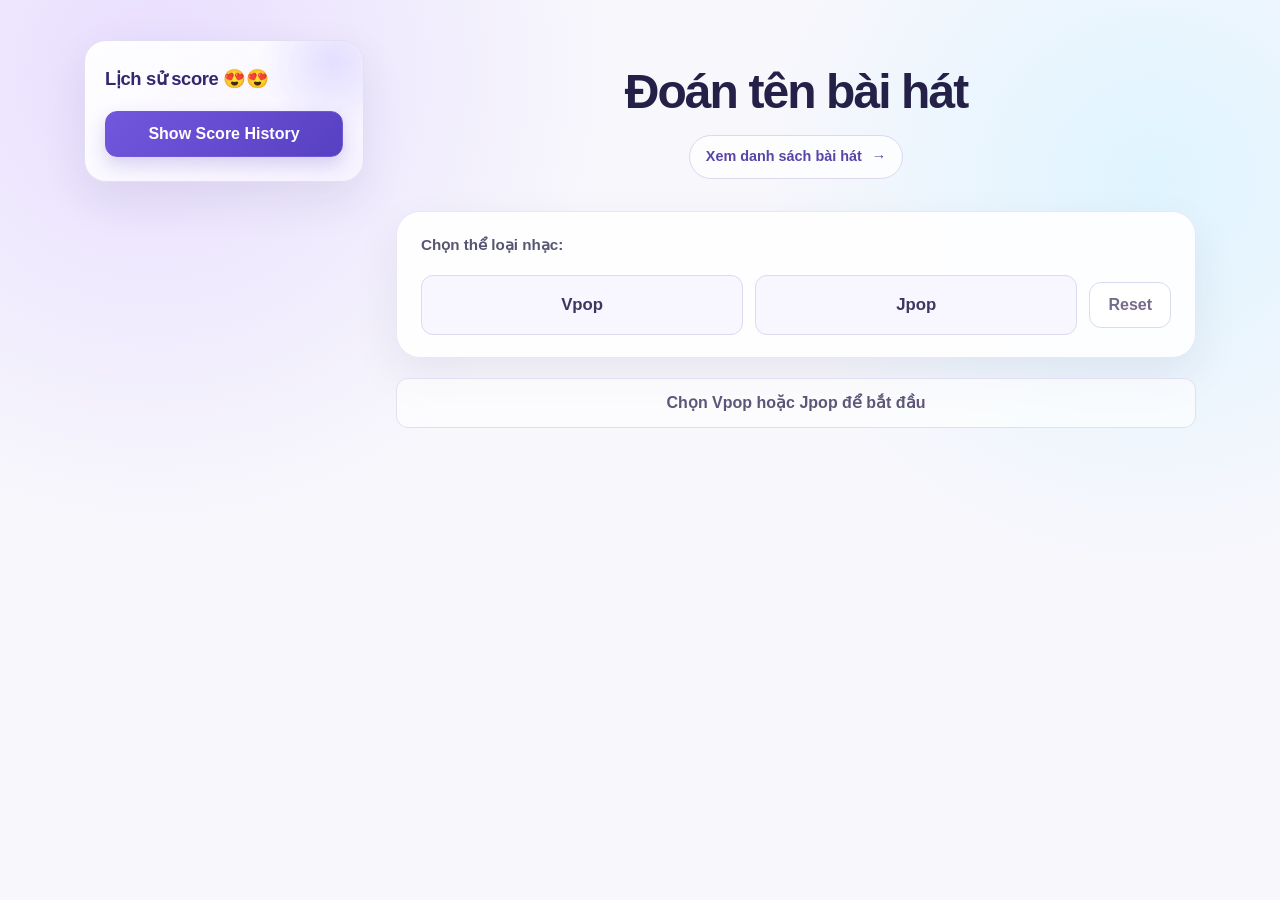
<file: music-front/index.html>
<!doctype html>
<html lang="vi">
  <head>
    <meta charset="UTF-8" />
    <meta name="viewport" content="width=device-width, initial-scale=1.0" />
    <title>Đoán tên bài hát</title>
    <link rel="stylesheet" href="./css/style.css" />
  </head>

  <body>
    <aside>
      <div class="sidebar">
        <h1>Lịch sử score 😍😍</h1>
        <button id="show-score-history"></button>
        <ul id="score-history-list" hidden></ul>
      </div>
    </aside>
    
    <main class="main-container">
      <h1>Đoán tên bài hát</h1>
      <a href="./allSong.html">Xem danh sách bài hát</a>

      <div class="genre-selection">
        <p>Chọn thể loại nhạc:</p>
        <button
          type="button"
          class="genre-button"
          data-genre="Vpop"
          aria-pressed="false"
        >
          Vpop
        </button>
        <button
          type="button"
          class="genre-button"
          data-genre="Jpop"
          aria-pressed="false"
        >
          Jpop
        </button>

        <button type="button" class="reset-button">Reset</button>
      </div>

      <p id="message">Chọn Vpop hoặc Jpop để bắt đầu</p>
      <div class="game-container">
        <div class="modal" id="modal">
          <div class="modal-content">
            <span class="close">&times;</span>
            <h1>YOUR FINAL SCORE</h1>
            <p id="final-score"></p>
          </div>
        </div>

        <div id="game-container" hidden>
          <p id="score">Điểm: 0</p>
          <p id="listen-status">Mức nghe: --</p>

          <audio id="audio-player"></audio>

          <div class="volume-control">
            <label for="volume-slider">Âm lượng</label>
            <input
              id="volume-slider"
              type="range"
              min="0"
              max="100"
              value="100"
              aria-describedby="volume-value"
            />
            <output id="volume-value" for="volume-slider">100%</output>
          </div>

          <form id="guess-form">
            <input
              id="guess-input"
              type="text"
              placeholder="Nhập tên bài hát..."
              autocomplete="off"
              disabled
            />
            <button id="guess-button" type="submit" disabled>Guees 🔍</button>
          </form>

          <button id="listen-more-button" type="button" disabled>More</button>
          <button id="replay-button" type="button" disabled>Replay 🔊</button>

          <button id="skip-button" type="button" disabled>Skip</button>

          <button id="next-button" type="button" disabled>Start</button>

          <button id="retry-button" type="button" hidden>
            Wanna Retry ? 🔄
          </button>
          <span id="time-down"></span>
          <div class="song-info">
            <p id="song-title"></p>
            <p id="song-artist" font-text="strong"></p>
            <p id="song-genre"></p>
          </div>
        </div>
      </div>

      <div class="all-songs-container">
        <div id="all-songs-container" hidden>
          <h2 id="all-songs-title">Tất cả bài hát</h2>
          <ul id="all-songs-list"></ul>
        </div>
      </div>
    </main>
    <script type="module" src="./js/app.js"></script>
  </body>
</html>
</file>
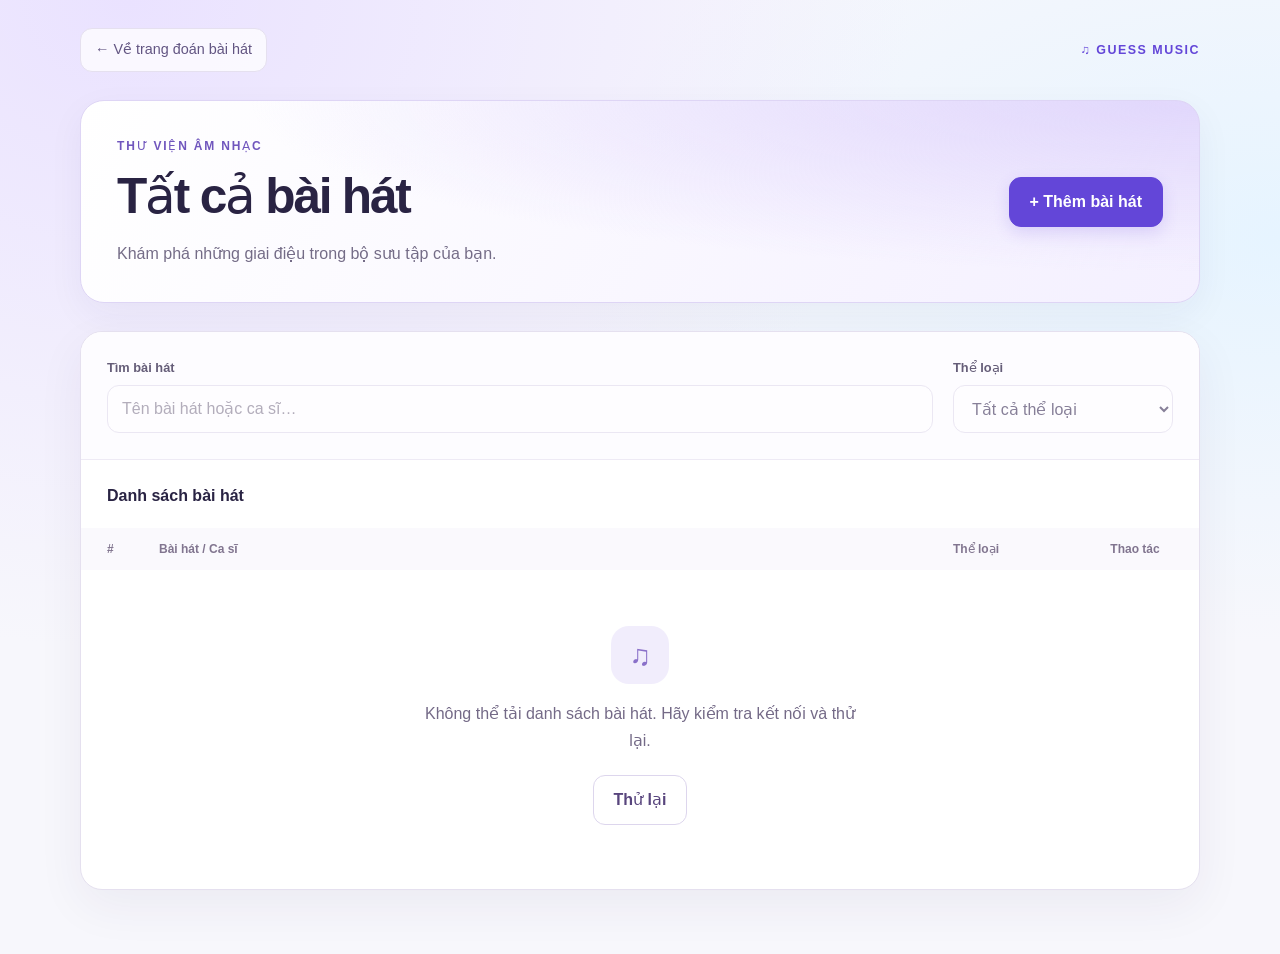
<file: music-front/allSong.html>
<!doctype html>
<html lang="vi">
  <head>
    <meta charset="UTF-8" />
    <meta name="viewport" content="width=device-width, initial-scale=1.0" />
    <title>Tất cả bài hát | Đoán tên bài hát</title>
    <link rel="stylesheet" href="./css/allSong.css" />
  </head>
  <body>
    <main id="all-songs" class="library">
      <nav class="navigation" aria-label="Điều hướng">
        <a class="back-link" href="./index.html">← Về trang đoán bài hát</a>
        <span class="brand">♫ GUESS MUSIC</span>
      </nav>

      <header class="library-header">
        <div>
          <p class="eyebrow">THƯ VIỆN ÂM NHẠC</p>
          <h1>Tất cả bài hát</h1>
          <p class="description">
            Khám phá những giai điệu trong bộ sưu tập của bạn.
          </p>
        </div>
        <a class="button primary-button" href="./upload.html">+ Thêm bài hát</a>
      </header>

      <section class="song-panel" aria-label="Danh sách bài hát">
        <div class="toolbar">
          <div class="search-field">
            <label for="song-search">Tìm bài hát</label>
            <input
              id="song-search"
              type="search"
              placeholder="Tên bài hát hoặc ca sĩ…"
              autocomplete="off"
              disabled
            />
          </div>
          <div class="genre-field">
            <label for="genre-filter">Thể loại</label>
            <select id="genre-filter" disabled>
              <option value="">Tất cả thể loại</option>
            </select>
          </div>
        </div>

        <div class="list-heading">
          <h2>Danh sách bài hát</h2>
          <span id="song-count" role="status"></span>
        </div>
        <div class="column-headings" aria-hidden="true">
          <span>#</span><span>Bài hát / Ca sĩ</span><span>Thể loại</span
          ><span>Thao tác</span>
        </div>
        <ul
          id="all-songs-list"
          class="song-list"
          aria-label="Bài hát"
          aria-busy="true"
        ></ul>
        <div id="list-state" class="list-state">
          <span class="state-icon" aria-hidden="true">♫</span>
          <p id="list-message" role="status">Đang tải danh sách bài hát…</p>
          <button id="retry-button" class="button" type="button" hidden>
            Thử lại
          </button>
        </div>
      </section>
    </main>

    <template id="song-template">
      <li class="song-row">
        <span class="song-number" aria-hidden="true"></span>
        <div class="song-info">
          <div class="song-cover"><span aria-hidden="true">♪</span></div>
          <div class="song-details">
            <h3 class="song-title"></h3>
            <p class="song-artist"></p>
          </div>
        </div>
        <span class="song-genre"></span>
        <button
          class="edit-button"
          type="button"
          aria-label="Chỉnh sửa bài hát"
        >
          Sửa
        </button>

        <button class="delete-button" type="button" aria-label="Xóa bài hát">
          Xóa
        </button>
      </li>
    </template>

    <dialog id="edit-modal" aria-labelledby="edit-heading">
      <h2 id="edit-heading">Chỉnh sửa bài hát</h2>

      <form id="edit-form">
        <label for="edit-title">Tên bài hát</label>
        <input id="edit-title" name="title" required />

        <label for="edit-artist">Ca sĩ</label>
        <input id="edit-artist" name="artist" required />

        <label for="edit-genre">Thể loại</label>
        <input id="edit-genre" name="genre" required />

        <div class="modal-actions">
          <button type="button" id="cancel-edit" class="button">Hủy</button>
          <button type="submit" class="button primary-button">
            Lưu thay đổi
          </button>
        </div>
      </form>
    </dialog>
    <script type="module" src="./js/allSong.js"></script>
  </body>
</html>
</file>
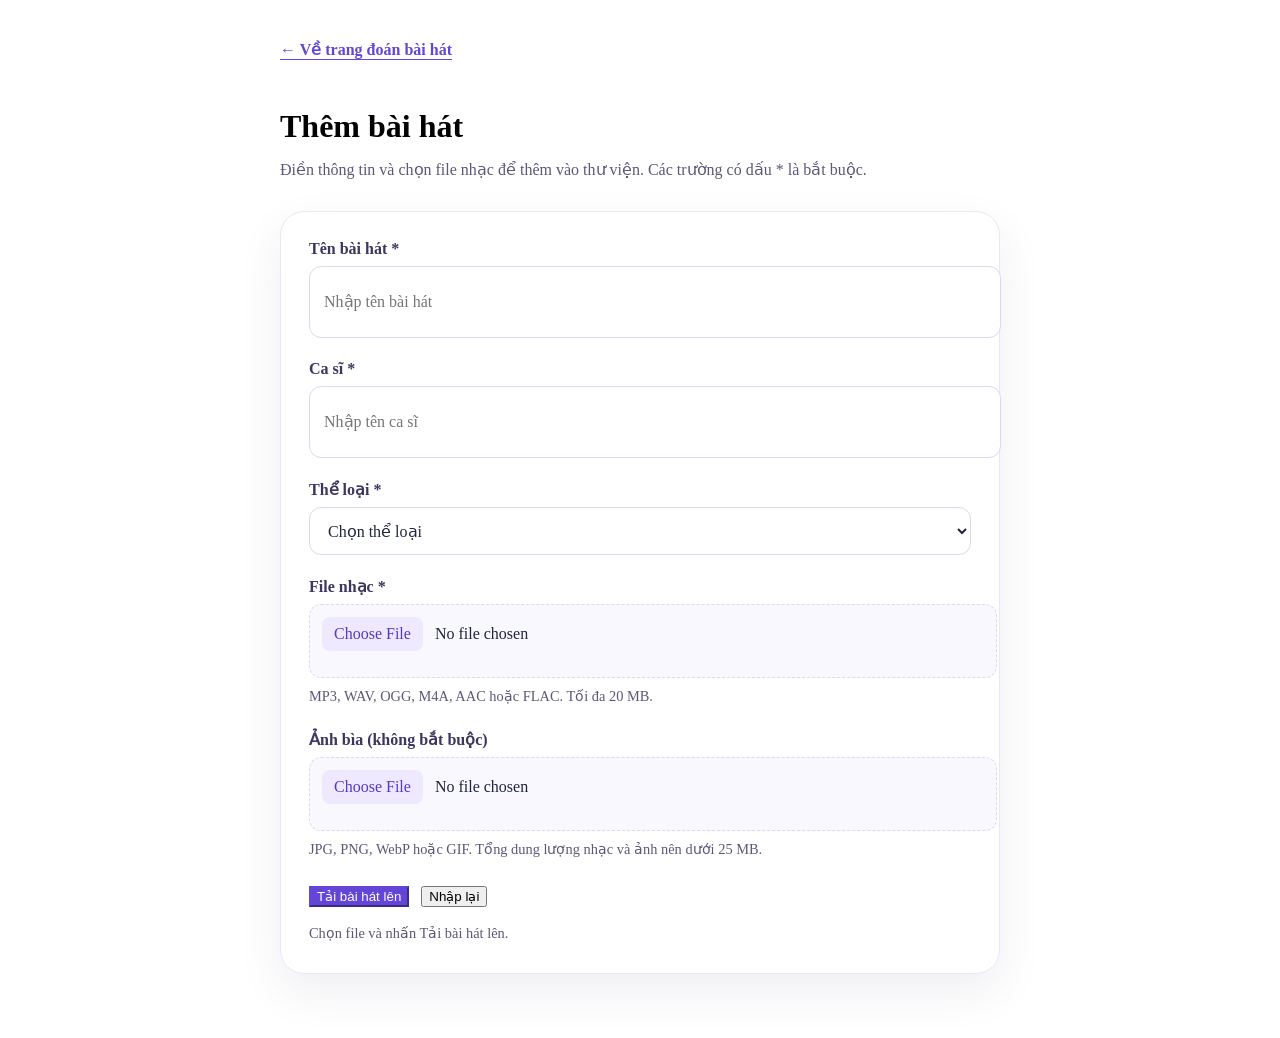
<file: music-front/upload.html>
<!doctype html>
<html lang="vi">
  <head>
    <meta charset="UTF-8" />
    <meta name="viewport" content="width=device-width, initial-scale=1.0" />
    <title>Thêm bài hát | Đoán tên bài hát</title>
    <link rel="stylesheet" href="./css/upload.css" />
  </head>
  <body>
    <main class="upload-container">
      <a class="back-link" href="./index.html">← Về trang đoán bài hát</a>
      <h1 class="upload-heading">Thêm bài hát</h1>
      <p class="upload-description">
        Điền thông tin và chọn file nhạc để thêm vào thư viện.
        Các trường có dấu * là bắt buộc.
      </p>

      <form id="upload-form" class="upload-form" method="post" enctype="multipart/form-data">
        <div class="form-field">
          <label for="title">Tên bài hát *</label>
          <input id="title" name="title" type="text" maxlength="255"
            placeholder="Nhập tên bài hát" required />
        </div>

        <div class="form-field">
          <label for="artist">Ca sĩ *</label>
          <input id="artist" name="artist" type="text" maxlength="255"
            placeholder="Nhập tên ca sĩ" required />
        </div>

        <div class="form-field">
          <label for="genre">Thể loại *</label>
          <select id="genre" name="genre" required>
            <option value="" disabled selected>Chọn thể loại</option>
            <option value="Vpop">Vpop</option>
            <option value="Jpop">Jpop</option>
          </select>
        </div>

        <div class="form-field">
          <label for="audio">File nhạc *</label>
          <input id="audio" name="audio" type="file"
            accept=".mp3,.wav,.ogg,.m4a,.aac,.flac"
            aria-describedby="audio-hint" required />
          <p id="audio-hint" class="field-hint">
            MP3, WAV, OGG, M4A, AAC hoặc FLAC. Tối đa 20 MB.
          </p>
        </div>

        <div class="form-field">
          <label for="image">Ảnh bìa (không bắt buộc)</label>
          <input id="image" name="image" type="file"
            accept=".jpg,.jpeg,.png,.webp,.gif" aria-describedby="image-hint" />
          <p id="image-hint" class="field-hint">
            JPG, PNG, WebP hoặc GIF. Tổng dung lượng nhạc và ảnh nên dưới 25 MB.
          </p>
        </div>

        <div class="form-actions">
          <button id="upload-button" type="submit" aria-describedby="upload-status">
            Tải bài hát lên
          </button>
          <button type="reset">Nhập lại</button>
        </div>
        <p id="upload-status" class="upload-status" role="status" aria-live="polite">
          Chọn file và nhấn Tải bài hát lên.
        </p>
      </form>
    </main>
    <script type="module" src="./js/upload.js"></script>
  </body>
</html>
</file>
<file: music-front/css/style.css>
:root {
  color-scheme: light;
  font-family: "Segoe UI", Arial, sans-serif;
  color: #20243d;
  background: #f7f7fc;
}

* {
  box-sizing: border-box;
}

body {
  display: grid;
  grid-template-columns: minmax(220px, 280px) minmax(0, 800px);
  justify-content: center;
  align-items: start;
  gap: 32px;
  min-width: 320px;
  min-height: 100vh;
  margin: 0;
  padding: 40px 32px;
  line-height: 1.5;
  background:
    radial-gradient(circle at 12% 8%, #e8ddff 0, transparent 32%),
    radial-gradient(circle at 90% 20%, #dff4ff 0, transparent 28%),
    #f7f7fc;
}

aside {
  min-width: 0;
  position: sticky;
  top: 24px;
}

.sidebar {
  position: sticky;
  top: 24px;
  isolation: isolate;
  max-height: calc(100dvh - 48px);
  padding: 24px 20px;
  overflow-y: auto;
  border: 1px solid #e3dff2;
  border-radius: 22px;
  background:
    linear-gradient(145deg, rgb(255 255 255 / 96%), rgb(247 244 255 / 90%));
  box-shadow: 0 18px 45px rgb(49 41 91 / 9%);
  backdrop-filter: blur(12px);
}

.sidebar::before {
  position: absolute;
  z-index: -1;
  top: -55px;
  right: -45px;
  width: 150px;
  height: 150px;
  border-radius: 50%;
  background: radial-gradient(circle, rgb(171 155 255 / 28%), transparent 68%);
  content: "";
  pointer-events: none;
}

.sidebar h1 {
  margin-bottom: 18px;
  color: #33276f;
  font-size: 1.15rem;
  line-height: 1.5;
  letter-spacing: -0.02em;
  text-align: left;
}

#show-score-history {
  width: 100%;
  border-color: #7056d9;
  background: linear-gradient(135deg, #7157dd, #5840c2);
  color: #fff;
  box-shadow: 0 8px 18px rgb(88 64 194 / 22%);
}

#show-score-history:empty::before {
  content: "Show Score History";
}

#show-score-history:not(:disabled):hover {
  border-color: #5036bb;
  background: linear-gradient(135deg, #654bd2, #4f37b5);
  box-shadow: 0 10px 22px rgb(88 64 194 / 28%);
}

#score-history-list {
  display: grid;
  gap: 10px;
  margin: 16px 0 0;
  padding: 0;
  list-style: none;
}

#score-history-list[hidden] {
  display: none;
}

#score-history-list li {
  position: relative;
  padding: 13px 14px 13px 42px;
  border: 1px solid #e8e4f5;
  border-radius: 14px;
  background: rgb(255 255 255 / 78%);
  color: #554c74;
  font-size: 0.9rem;
  font-weight: 600;
  line-height: 1.45;
  overflow-wrap: anywhere;
  box-shadow: 0 5px 14px rgb(63 48 117 / 6%);
  transition:
    border-color 150ms ease,
    box-shadow 150ms ease,
    transform 150ms ease;
}

#score-history-list li::before {
  position: absolute;
  top: 50%;
  left: 12px;
  display: grid;
  width: 22px;
  height: 22px;
  border-radius: 7px;
  background: #eee9ff;
  color: #6346d8;
  content: "♪";
  font-size: 0.8rem;
  place-items: center;
  transform: translateY(-50%);
}

#score-history-list li:hover {
  border-color: #cfc5f4;
  box-shadow: 0 8px 18px rgb(63 48 117 / 10%);
  transform: translateY(-1px);
}

.main-container {
  width: 100%;
  min-width: 0;
  margin: 0 auto;
  padding: 24px 0 40px;
}

.main-container > h1 {
  margin-bottom: 16px;
  text-wrap: balance;
}

.main-container > a {
  display: flex;
  align-items: center;
  justify-content: center;
  gap: 10px;
  width: fit-content;
  max-width: 100%;
  min-height: 44px;
  margin: 0 auto 32px;
  padding: 9px 16px;
  border: 1px solid #ddd7f2;
  border-radius: 999px;
  background: rgb(255 255 255 / 75%);
  color: #5944a9;
  font-size: 0.9rem;
  font-weight: 600;
  text-align: center;
  text-decoration: none;
  transition: background-color 150ms ease, border-color 150ms ease;
}

.main-container > a::after {
  content: "\2192";
}

.main-container > a:hover {
  border-color: #a58cfa;
  background: #eee9ff;
}

h1 {
  margin: 0 0 32px;
  color: #242047;
  font-size: clamp(2rem, 5vw, 3rem);
  font-weight: 800;
  letter-spacing: -0.04em;
  line-height: 1.15;
  text-align: center;
}

.genre-selection,
#game-container {
  border: 1px solid #e8e7f3;
  border-radius: 24px;
  background: rgb(255 255 255 / 92%);
  box-shadow: 0 18px 45px rgb(49 41 91 / 8%);
}

.genre-selection {
  display: grid;
  grid-template-columns: 1fr 1fr auto;
  align-items: center;
  gap: 12px;
  padding: 22px 24px;
}

.genre-selection p {
  grid-column: 1 / -1;
  margin: 0 0 6px;
  color: #565672;
  font-size: 0.95rem;
  font-weight: 700;
}

button {
  min-height: 46px;
  padding: 10px 18px;
  border: 1px solid #ddd9ee;
  border-radius: 12px;
  background: #fff;
  color: #3d365f;
  font: inherit;
  font-weight: 700;
  cursor: pointer;
  transition:
    background-color 150ms ease,
    border-color 150ms ease,
    color 150ms ease,
    box-shadow 150ms ease,
    transform 150ms ease;
}

button:not(:disabled):hover {
  border-color: #a58cfa;
  background: #f7f3ff;
  transform: translateY(-1px);
}

button:not(:disabled):active {
  transform: translateY(0);
}

button:focus-visible,
a:focus-visible,
input:focus-visible {
  outline: 3px solid #ab9bff;
  outline-offset: 3px;
}

button:disabled,
input:disabled {
  cursor: not-allowed;
  opacity: 0.55;
}

.genre-button[aria-pressed="true"] {
  border-color: #6346d8;
  background: #6346d8;
  color: #fff;
  box-shadow: 0 6px 16px rgb(99 70 216 / 22%);
}

.genre-button {
  min-height: 60px;
  background: #f8f6ff;
  font-size: 1.05rem;
}

.genre-button[aria-pressed="true"]:disabled {
  opacity: 1;
}

.genre-button[aria-pressed="true"]:not(:disabled):hover {
  border-color: #5438c8;
  background: #5438c8;
}

.reset-button {
  margin-left: auto;
  color: #756b8b;
}

#message {
  min-height: 24px;
  margin: 20px 0;
  padding: 12px 16px;
  border: 1px solid #e3dff2;
  border-radius: 12px;
  background: rgb(255 255 255 / 65%);
  overflow-wrap: anywhere;
  color: #5e5678;
  font-weight: 600;
  line-height: 1.5;
  text-align: center;
}

#game-container {
  display: grid;
  grid-template-columns: repeat(4, minmax(0, 1fr));
  gap: 16px 12px;
  padding: 28px;
}

[hidden] {
  display: none !important;
}

#score,
#listen-status {
  grid-column: span 2;
  margin: 0;
  padding: 9px 14px;
  border-radius: 999px;
  background: #f2efff;
  color: #5944a9;
  font-size: 0.9rem;
  font-weight: 700;
  overflow-wrap: anywhere;
}

#listen-status {
  background: #eaf6ff;
  color: #276186;
}

audio {
  display: block;
  width: 100%;
  margin: 0 0 24px;
}

audio:not([controls]) {
  display: none;
}

.volume-control,
#guess-form,
.song-info,
#retry-button,
#time-down:not(:empty),
audio {
  grid-column: 1 / -1;
}

.volume-control {
  display: flex;
  align-items: center;
  gap: 14px;
  margin: 4px 0;
  padding: 14px 0;
  color: #565672;
  font-size: 0.92rem;
  font-weight: 600;
}

#volume-slider {
  flex: 1;
  min-width: 0;
  accent-color: #6346d8;
  cursor: pointer;
  min-height: 24px;
}

#volume-value {
  min-width: 4ch;
  text-align: right;
}

#guess-form {
  display: flex;
  gap: 10px;
  margin: 0 0 4px;
}

#guess-input {
  flex: 1;
  min-width: 0;
  min-height: 48px;
  padding: 11px 15px;
  border: 1px solid #dcd9eb;
  border-radius: 12px;
  background: #fff;
  color: #20243d;
  font: inherit;
}

#guess-input::placeholder {
  color: #9691a8;
}

#guess-input:not(:disabled):hover {
  border-color: #b6a8e9;
}

#guess-button,
#next-button {
  border-color: #6346d8;
  background: #6346d8;
  color: #fff;
}

#guess-button:not(:disabled):hover,
#next-button:not(:disabled):hover {
  border-color: #5438c8;
  background: #5438c8;
  box-shadow: 0 6px 16px rgb(99 70 216 / 20%);
}

#listen-more-button,
#replay-button,
#skip-button,
#next-button {
  margin: 0;
  padding-inline: 10px;
  overflow-wrap: anywhere;
}

#retry-button {
  border-color: #cfc5f4;
  background: #f2efff;
  color: #5438c8;
}

#skip-button {
  color: #a4485b;
}

#skip-button:not(:disabled):hover {
  border-color: #e9b3bd;
  background: #fff2f4;
}

.song-info {
  margin-top: 4px;
  padding-top: 12px;
  border-top: 1px solid #eeecf5;
  overflow-wrap: anywhere;
}

.song-info:not(:has(p:not(:empty))) {
  display: none;
}

.song-info p {
  margin: 12px 0 0;
  color: #5b5872;
  line-height: 1.5;
}

.song-info p:empty {
  display: none;
}

#time-down:empty {
  display: none;
}

#song-title:not(:empty) {
  color: #29224e;
  font-size: 1.2rem;
  font-weight: 800;
}

#message.color-red {
  color: #c62828;
  font-weight: 700;
}

#message.color-blue {
  color: #2c5dfd;
  font-weight: 700;
}

#song-artist.color-yellow {
  color: #526f05;
  font-weight: 700;
}

#song-genre.color-purple {
  color: #820253;
  font-weight: 700;
}

#all-songs-list {
  display: grid;
  gap: 10px;
  margin: 16px 0 0;
  padding: 0;
  list-style: none;
}

#all-songs-list li {
  display: flex;
  align-items: center;
  gap: 12px;
  padding: 12px;
  border: 1px solid #e8e4f5;
  border-radius: 12px;
  background: #faf9fe;
}

#all-songs-list img {
  flex-shrink: 0;
  width: 56px;
  height: 56px;
  border-radius: 8px;
  object-fit: cover;
}

.song-details {
  min-width: 0;
  color: #554c74;
  font-size: 0.95rem;
  font-weight: 600;
  overflow-wrap: anywhere;
}

#all-songs-container {
  margin-top: 24px;
  padding: 24px;
  border: 1px solid #e8e7f3;
  border-radius: 20px;
  background: rgb(255 255 255 / 92%);
}

#all-songs-title {
  margin: 0;
  color: #33276f;
  font-size: 1.2rem;
}

.modal {
  display: none;
  position: fixed;
  z-index: 1000;
  inset: 0;
  padding: 24px;
  overflow: auto;
  background: rgb(24 20 48 / 62%);
  backdrop-filter: blur(6px);
  animation: modal-backdrop-in 180ms ease-out;
}

.modal-content {
  position: relative;
  width: min(100%, 420px);
  margin: max(0px, calc(50dvh - 160px)) auto 0;
  padding: 42px 36px 36px;
  border: 1px solid rgb(255 255 255 / 65%);
  border-radius: 24px;
  background:
    radial-gradient(circle at 50% 0, #eee8ff 0, transparent 48%),
    #fff;
  box-shadow: 0 28px 80px rgb(20 14 52 / 32%);
  text-align: center;
  animation: modal-content-in 220ms ease-out;
}

.modal-content h1 {
  margin: 0 0 18px;
  color: #33276f;
  font-size: clamp(1.55rem, 5vw, 2rem);
  letter-spacing: 0.02em;
}

#final-score {
  margin: 0;
  color: #6346d8;
  font-size: 1.15rem;
  font-weight: 800;
  line-height: 1.5;
}

.close {
  position: absolute;
  top: 14px;
  right: 14px;
  display: grid;
  width: 36px;
  height: 36px;
  border-radius: 50%;
  color: #7a7392;
  font-size: 1.75rem;
  font-weight: 400;
  line-height: 1;
  cursor: pointer;
  place-items: center;
  transition:
    background-color 150ms ease,
    color 150ms ease,
    transform 150ms ease;
}

.close:hover,
.close:focus {
  background: #f0ecff;
  color: #5438c8;
  text-decoration: none;
  transform: rotate(8deg);
}

.close:focus-visible {
  outline: 3px solid #ab9bff;
  outline-offset: 2px;
}

#time-down:not(:empty) {
  display: inline-flex;
  min-height: 38px;
  margin: 0;
  padding: 8px 13px;
  align-items: center;
  justify-content: center;
  text-align: center;
  border: 1px solid #d8d0fa;
  border-radius: 999px;
  background: #f3f0ff;
  color: #5944a9;
  font-size: 0.9rem;
  font-weight: 800;
  letter-spacing: 0.01em;
  vertical-align: top;
  font-variant-numeric: tabular-nums;
}

@keyframes modal-backdrop-in {
  from {
    opacity: 0;
  }
}

@keyframes modal-content-in {
  from {
    opacity: 0;
    transform: translateY(18px) scale(0.97);
  }
}

@media (max-width: 900px) {
  body {
    grid-template-columns: minmax(0, 720px);
    align-content: start;
    gap: 24px;
    padding: 24px;
  }

  aside {
    position: static;
    grid-row: 2;
  }

  .sidebar {
    position: static;
    max-height: 300px;
  }

  .main-container {
    grid-row: 1;
    padding: 16px 0 0;
  }
}

@media (max-width: 540px) {
  body {
    padding: 16px;
  }

  .main-container {
    padding-top: 20px;
  }

  h1 {
    margin-bottom: 24px;
  }

  .genre-selection,
  #game-container {
    padding: 18px;
    border-radius: 18px;
  }

  .genre-selection,
  #game-container {
    grid-template-columns: repeat(2, minmax(0, 1fr));
  }

  .reset-button {
    grid-column: 1 / -1;
    margin-left: 0;
  }

  #guess-form {
    flex-direction: column;
  }

  #guess-button {
    width: 100%;
  }

  .volume-control {
    flex-wrap: wrap;
    gap: 10px;
  }

  .volume-control label {
    flex-basis: 100%;
  }

  #all-songs-container {
    padding: 18px;
  }

  .modal {
    padding: 16px;
  }

  .modal-content {
    padding: 40px 22px 30px;
    border-radius: 20px;
  }
}

@media (prefers-reduced-motion: reduce) {
  button,
  .main-container > a,
  .close,
  .modal,
  .modal-content,
  #score-history-list li,
  #time-down:not(:empty) {
    animation: none;
    transition: none;
  }
}
</file>
<file: music-front/css/allSong.css>
:root {
  color-scheme: light;
  font-family: "Segoe UI", Arial, sans-serif;
  color: #292343;
  background: #f7f7fc;
  font-synthesis: none;
  line-height: 1.5;
  --accent: #6346d8;
  --border: #e5e0ef;
}

* { box-sizing: border-box; }
body {
  margin: 0;
  min-width: 320px;
  min-height: 100vh;
  background:
    radial-gradient(ellipse at 10% 0%, #eae2ff, transparent 48%),
    radial-gradient(ellipse at 100% 25%, #e6f4ff, transparent 40%),
    #f7f7fc;
}

a { color: inherit; text-decoration: none; }
button, input, select { font: inherit; }
button, select { cursor: pointer; }
[hidden] { display: none !important; }
:focus-visible { outline: 3px solid #a18bea; outline-offset: 4px; }
.library { width: min(1120px, calc(100% - 64px)); margin: 0 auto; padding: 28px 0 64px; }
.navigation, .library-header, .list-heading { display: flex; align-items: center; justify-content: space-between; gap: 24px; }
.navigation { margin-bottom: 28px; font-size: 0.9rem; }
.back-link { display: inline-flex; align-items: center; min-height: 44px; padding: 8px 14px; border: 1px solid var(--border); border-radius: 12px; background: rgb(255 255 255 / 75%); color: #625582; }
.back-link:hover { color: #6346d8; text-decoration: underline; }
.brand { flex-shrink: 0; color: var(--accent); font-size: 0.78rem; font-weight: 800; letter-spacing: 0.12em; }
.library-header {
  margin-bottom: 28px;
  padding: 36px;
  border: 1px solid #ded5f5;
  border-radius: 24px;
  background:
    radial-gradient(ellipse at 100% 0%, #e1d7fc, transparent 60%),
    linear-gradient(120deg, #fff, #f4f0ff);
  box-shadow: 0 12px 36px rgb(49 41 91 / 5%);
}
.library-header > div { min-width: 0; }
.library-header .primary-button { flex-shrink: 0; }
.eyebrow { margin: 0 0 12px; color: #7056bd; font-size: 0.75rem; font-weight: 800; letter-spacing: 0.15em; }
h1 { margin: 0; font-size: clamp(2rem, 5vw, 3.1rem); letter-spacing: -0.045em; line-height: 1.2; text-wrap: balance; }
.description { margin: 14px 0 0; color: #746c87; line-height: 1.6; }
.button { display: inline-flex; align-items: center; justify-content: center; min-height: 44px; padding: 12px 20px; border: 1px solid #ddd6ed; border-radius: 12px; background: #fff; color: #58457d; font-weight: 600; white-space: nowrap; cursor: pointer; }
.button, .back-link, input, select { transition: background-color 150ms ease, border-color 150ms ease, box-shadow 150ms ease; }
.button:not(:disabled):hover { background: #f3efff; border-color: #a18bea; }
.primary-button { background: #6346d8; border-color: #6346d8; color: #fff; box-shadow: 0 6px 16px rgb(99 70 216 / 16%); }
.primary-button:not(:disabled):hover { background: #5438c8; border-color: #5438c8; box-shadow: 0 8px 20px rgb(99 70 216 / 24%); }
.button:disabled { opacity: 0.55; cursor: wait; }
.song-panel { overflow: hidden; border: 1px solid #e5e0ef; border-radius: 22px; background: #fff; box-shadow: 0 16px 48px rgb(49 41 91 / 6%); }
.toolbar { display: flex; align-items: end; gap: 20px; padding: 26px; border-bottom: 1px solid #eeeaf5; background: #fdfcff; }
.search-field { flex: 1; min-width: 0; }
.genre-field { flex: 0 0 220px; min-width: 0; }
label { display: block; margin-bottom: 8px; color: #655d78; font-size: 0.8rem; font-weight: 600; }
input, select { width: 100%; min-width: 0; min-height: 48px; padding: 10px 14px; border: 1px solid #e0daec; border-radius: 12px; background: #fff; color: #392d55; }
input:not(:disabled):hover, select:not(:disabled):hover { border-color: #b6a4e5; }
input:focus-visible, select:focus-visible { border-color: var(--accent); outline: 2px solid #cbbdf7; outline-offset: 2px; }
input::placeholder { color: #82798f; }
input:disabled, select:disabled { opacity: 0.6; cursor: wait; }
.list-heading { padding: 24px 26px 20px; }
h2 { margin: 0; font-size: 1rem; font-weight: 700; }
#song-count { flex-shrink: 0; padding: 5px 10px; border-radius: 999px; background: #f1edfc; color: #65508d; font-size: 0.8rem; font-weight: 600; text-align: right; }
#song-count:empty { display: none; }
.column-headings, .song-row { display: grid; grid-template-columns: 36px minmax(0, 1fr) 140px 76px; align-items: center; gap: 16px; padding: 12px 26px; }
.column-headings { background: #faf9fd; color: #81758f; font-size: 0.75rem; font-weight: 600; }
.column-headings > :nth-child(3) { padding-left: 12px; }
.column-headings > :last-child { text-align: center; }
.song-list { margin: 0; padding: 0; list-style: none; }
.song-row { min-height: 96px; border-top: 1px solid #f0edf6; transition: background-color 150ms ease; }
.song-row:hover, .song-row:focus-within { background: #f8f6ff; }
.song-number { color: #8b8299; font-size: 0.85rem; font-variant-numeric: tabular-nums; }
.song-info { display: flex; align-items: center; gap: 16px; min-width: 0; }
.song-cover { position: relative; display: grid; flex: 0 0 54px; width: 54px; height: 54px; place-items: center; overflow: hidden; border-radius: 12px; background: #eee8ff; color: #785acb; font-size: 1.7rem; }
.song-row:nth-child(3n + 2) .song-cover { background: #e5f1f5; color: #468098; }
.song-row:nth-child(3n) .song-cover { background: #fce9ee; color: #b5607c; }
.song-cover img { position: absolute; inset: 0; width: 100%; height: 100%; object-fit: cover; }
.song-details { min-width: 0; }
.song-title { margin: 0 0 5px; color: #32264c; font-size: 1rem; font-weight: 650; overflow-wrap: anywhere; }
.song-artist { margin: 0; color: #7b718a; font-size: 0.85rem; overflow-wrap: anywhere; }
.song-genre { justify-self: start; max-width: 100%; padding: 6px 12px; border-radius: 8px; background: #f1edfc; color: #6e51ad; font-size: 0.75rem; font-weight: 600; overflow-wrap: anywhere; }
.delete-button {
  display: inline-flex;
  align-items: center;
  justify-content: center;
  justify-self: end;
  width: 76px;
  min-height: 44px;
  padding: 10px 12px;
  border: 1px solid #f0c8d0;
  border-radius: 10px;
  background: #fff5f6;
  color: #b33049;
  font-size: 0.85rem;
  font-weight: 600;
  line-height: 1.2;
  white-space: nowrap;
  transition: background-color 150ms ease, border-color 150ms ease, color 150ms ease;
}
.delete-button:not(:disabled):hover { border-color: #b33049; background: #b33049; color: #fff; }
.delete-button:not(:disabled):active { border-color: #92253b; background: #92253b; color: #fff; }
.delete-button:focus-visible { outline-color: #b33049; outline-offset: 3px; }
.delete-button:disabled { opacity: 0.55; cursor: wait; }
.list-state { padding: 56px 24px 64px; text-align: center; color: #746a87; }
.state-icon { display: grid; width: 58px; height: 58px; margin: 0 auto 16px; place-items: center; border-radius: 18px; background: #f1edfc; color: #8a70c9; font-size: 1.8rem; }
.list-state p { max-width: 440px; margin: 0 auto 20px; line-height: 1.7; }
.noscript-message, .library-note { color: #81768f; text-align: center; font-size: 0.8rem; line-height: 1.6; }
.library-note { margin: 24px 0 0; }

@media (max-width: 760px) {
  .library-header { align-items: flex-start; flex-direction: column; gap: 24px; padding: 28px; }
  .column-headings, .song-row { grid-template-columns: 28px minmax(0, 1fr) 100px 68px; gap: 12px; padding-inline: 20px; }
  .delete-button { width: 68px; }
}

@media (max-width: 600px) {
  .library { width: calc(100% - 28px); padding-top: 24px; }
  .navigation { margin-bottom: 20px; }
  .brand { display: none; }
  .library-header { gap: 20px; padding: 24px 20px; margin-bottom: 20px; border-radius: 18px; }
  .library-header .primary-button { width: 100%; }
  .description { font-size: 0.9rem; }
  .toolbar { flex-direction: column; gap: 14px; padding: 20px 16px; }
  .search-field, .genre-field { flex: auto; width: 100%; }
  .song-panel { border-radius: 18px; }
  .list-heading { flex-wrap: wrap; padding: 20px 16px; gap: 12px; }
  .column-headings, .song-row { grid-template-columns: 22px minmax(0, 1fr) 60px; gap: 8px; padding: 12px; }
  .column-headings > :nth-child(3) { display: none; }
  .song-number { grid-column: 1; grid-row: 1; }
  .song-info { grid-column: 2; grid-row: 1; gap: 10px; }
  .delete-button { grid-column: 3; grid-row: 1 / span 2; align-self: center; width: 60px; }
  .song-cover { flex-basis: 40px; width: 40px; height: 40px; border-radius: 8px; }
  .song-title { font-size: 0.9rem; }
  .song-artist { font-size: 0.8rem; }
  .song-genre { grid-column: 2; grid-row: 2; padding: 5px 8px; font-size: 0.75rem; }
}

@media (prefers-reduced-motion: reduce) {
  .button, .back-link, input, select, .song-row, .delete-button { transition: none; }
}

#edit-modal {
  width: min(440px, calc(100% - 32px));
  max-height: calc(100vh - 32px);
  overflow-y: auto;
  padding: 24px;
  border: 1px solid var(--border);
  border-radius: 18px;
  background: #fff;
  color: #292343;
  box-shadow: 0 20px 60px rgb(0 0 0 / 20%);
}

#edit-modal::backdrop {
  background: rgb(0 0 0 / 45%);
}

#edit-form {
  margin-top: 20px;
}

#edit-form input {
  margin-bottom: 16px;
}

.modal-actions {
  display: flex;
  justify-content: flex-end;
  gap: 12px;
}
</file>
<file: music-front/css/upload.css>
body {
  display: block;
}

.upload-container {
  width: min(720px, calc(100% - 32px));
  margin: 0 auto;
  padding: 32px 0 56px;
}

.back-link {
  display: inline-block;
  margin-bottom: 28px;
  color: #6346d8;
  font-weight: 600;
  text-underline-offset: 4px;
}

.upload-heading {
  margin-bottom: 12px;
  text-align: left;
}

.upload-description {
  margin: 0 0 28px;
  color: #5e5678;
  line-height: 1.6;
}

.upload-form {
  padding: 28px;
  border: 1px solid #e8e7f3;
  border-radius: 24px;
  background: rgb(255 255 255 / 92%);
  box-shadow: 0 18px 45px rgb(49 41 91 / 8%);
}

.form-field {
  display: grid;
  gap: 8px;
  margin-bottom: 22px;
}

.form-field label {
  color: #3d365f;
  font-weight: 700;
}

.form-field input,
.form-field select {
  width: 100%;
  min-width: 0;
  min-height: 48px;
  padding: 11px 14px;
  border: 1px solid #dcd9eb;
  border-radius: 12px;
  background: #fff;
  color: #20243d;
  font: inherit;
}

.form-field input[type="file"] {
  padding: 12px;
  border-style: dashed;
  background: #faf8ff;
}

.form-field input::file-selector-button {
  margin-right: 12px;
  padding: 8px 12px;
  border: 0;
  border-radius: 8px;
  background: #eee9ff;
  color: #5438c8;
  font: inherit;
  cursor: pointer;
}

.field-hint,
.upload-status {
  margin: 0;
  color: #5e5678;
  font-size: 0.9rem;
  line-height: 1.5;
}

.form-actions {
  display: flex;
  flex-wrap: wrap;
  gap: 12px;
  padding-top: 4px;
}

#upload-button {
  border-color: #6346d8;
  background: #6346d8;
  color: #fff;
}

.upload-status {
  margin-top: 16px;
}

a:focus-visible,
select:focus-visible {
  outline: 3px solid #ab9bff;
  outline-offset: 3px;
}

@media (max-width: 540px) {
  .upload-form {
    padding: 20px;
    border-radius: 18px;
  }

  .form-actions button {
    flex: 1;
  }
}
</file>
